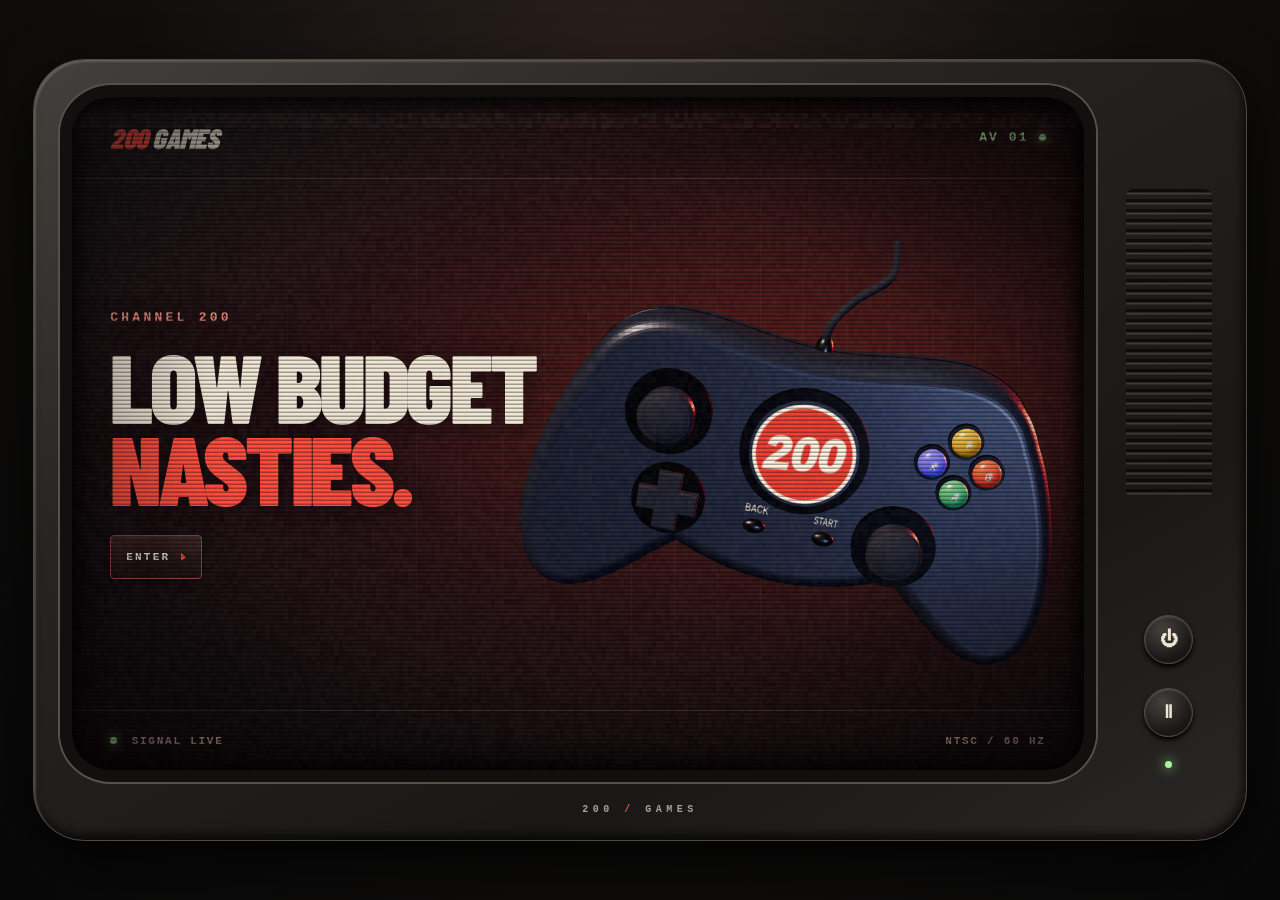
<file: index.html>
<!doctype html>
<html lang="en">
<head>
  <script type="module" src="./sponsor.mjs" data-site-page="home"></script>
<meta charset="utf-8">
<meta name="viewport" content="width=device-width,initial-scale=1">
<meta name="description" content="low budget nasties">
<meta name="theme-color" content="#0c0b0a">
<title>200 Games — low budget nasties</title>
<link rel="stylesheet" href="./style.css">
</head>
<body>
<main class="cabinet" aria-label="200 Games television">
  <section class="screen" aria-label="Channel 200">
    <div class="grid" aria-hidden="true"></div>
    <header><span class="mark">200<span> GAMES</span></span><span class="channel">AV 01 <i></i></span></header>
    <div class="hero">
      <div class="copy">
        <p class="eyebrow">CHANNEL 200</p>
        <h1>LOW BUDGET<br><em>NASTIES.</em></h1>
        <a class="enter-link" href="./games/">Enter</a>
      </div>
      <div class="product" role="img" aria-label="Black retro game controller with a red and white 200 sticker">
        <img class="poster" src="./assets/controller.webp" alt="">
        <canvas id="controller"></canvas>
      </div>
    </div>
    <footer><span><i></i> <span id="signal">SIGNAL LIVE</span></span><span>NTSC / 60 HZ</span></footer>
    <canvas id="snow" aria-hidden="true"></canvas><div class="glass" aria-hidden="true"></div>
    <div class="standby" hidden>STANDBY</div>
  </section>
  <aside class="controls" aria-label="Television controls">
    <div class="vents" aria-hidden="true"></div>
    <button type="button" id="power" aria-label="TV power" aria-pressed="true">⏻</button>
    <button type="button" id="motion" aria-label="Animate controller and static" aria-pressed="true">Ⅱ</button>
    <span class="lamp" aria-hidden="true"></span>
  </aside>
  <div class="plate" aria-hidden="true">200<span> / </span>GAMES</div>
</main>
<script defer src="./site.js"></script>
</body>
</html>
</file>
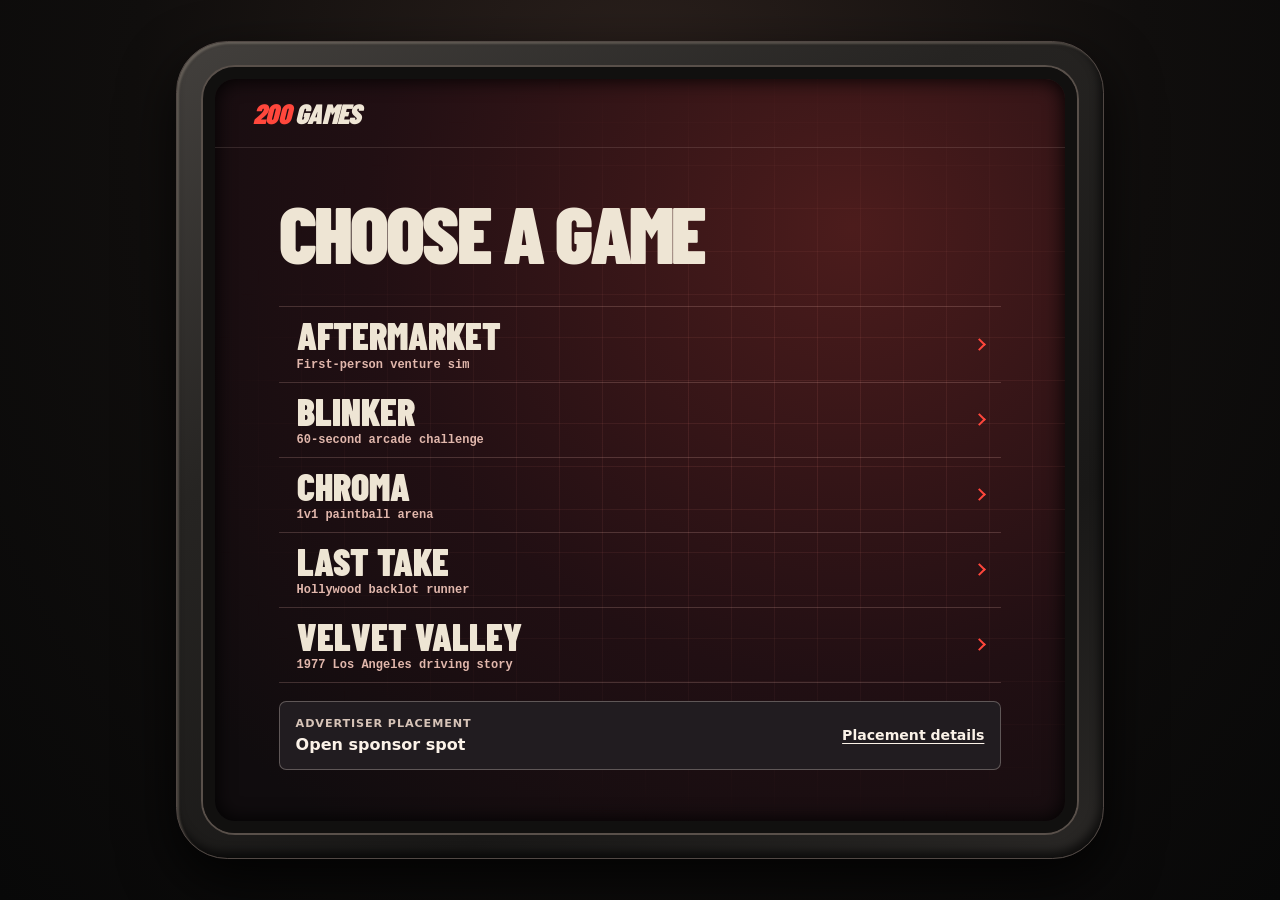
<file: games/index.html>
<!doctype html>
<html lang="en">
<head>
  <script type="module" src="../sponsor.mjs" data-site-page="directory"></script>
  <link rel="stylesheet" href="../sponsor.css">
  <meta charset="utf-8">
  <meta name="viewport" content="width=device-width,initial-scale=1">
  <meta name="description" content="Play the browser games from 200 Games.">
  <meta name="theme-color" content="#0c0b0a">
  <title>Choose a game — 200 Games</title>
  <link rel="stylesheet" href="../style.css">
  <link rel="stylesheet" href="./catalog.css">
</head>
<body>
  <main class="cabinet catalog">
    <div class="screen">
      <div class="grid" aria-hidden="true"></div>
      <header class="catalog-header">
        <a class="mark" href="../" aria-label="200 Games home">200<span> GAMES</span></a>
      </header>
      <div class="catalog-content">
        <h1>Choose a game</h1>
        <ul class="game-list">
          <li><a href="./aftermarket/"><strong>AFTERMARKET</strong><span>First-person venture sim</span></a></li>
          <li><a href="./blinker/"><strong>BLINKER</strong><span>60-second arcade challenge</span></a></li>
          <li><a href="./chroma/"><strong>CHROMA</strong><span>1v1 paintball arena</span></a></li>
          <li><a href="./last-take/"><strong>Last Take</strong><span>Hollywood backlot runner</span></a></li>
          <li><a href="./velvet-valley/"><strong>Velvet Valley</strong><span>1977 Los Angeles driving story</span></a></li>
        </ul>
        <aside class="sponsor-strip" aria-label="Sponsorship">
          <div><span class="sponsor-label" data-sponsor-label>Advertiser placement</span>
            <strong class="sponsor-title" data-sponsor-title>Open sponsor spot</strong></div>
          <a class="sponsor-cta" data-sponsor-cta href="../sponsorship.html">Placement details</a>
        </aside>
      </div>
    </div>
  </main>
</body>
</html>
</file>
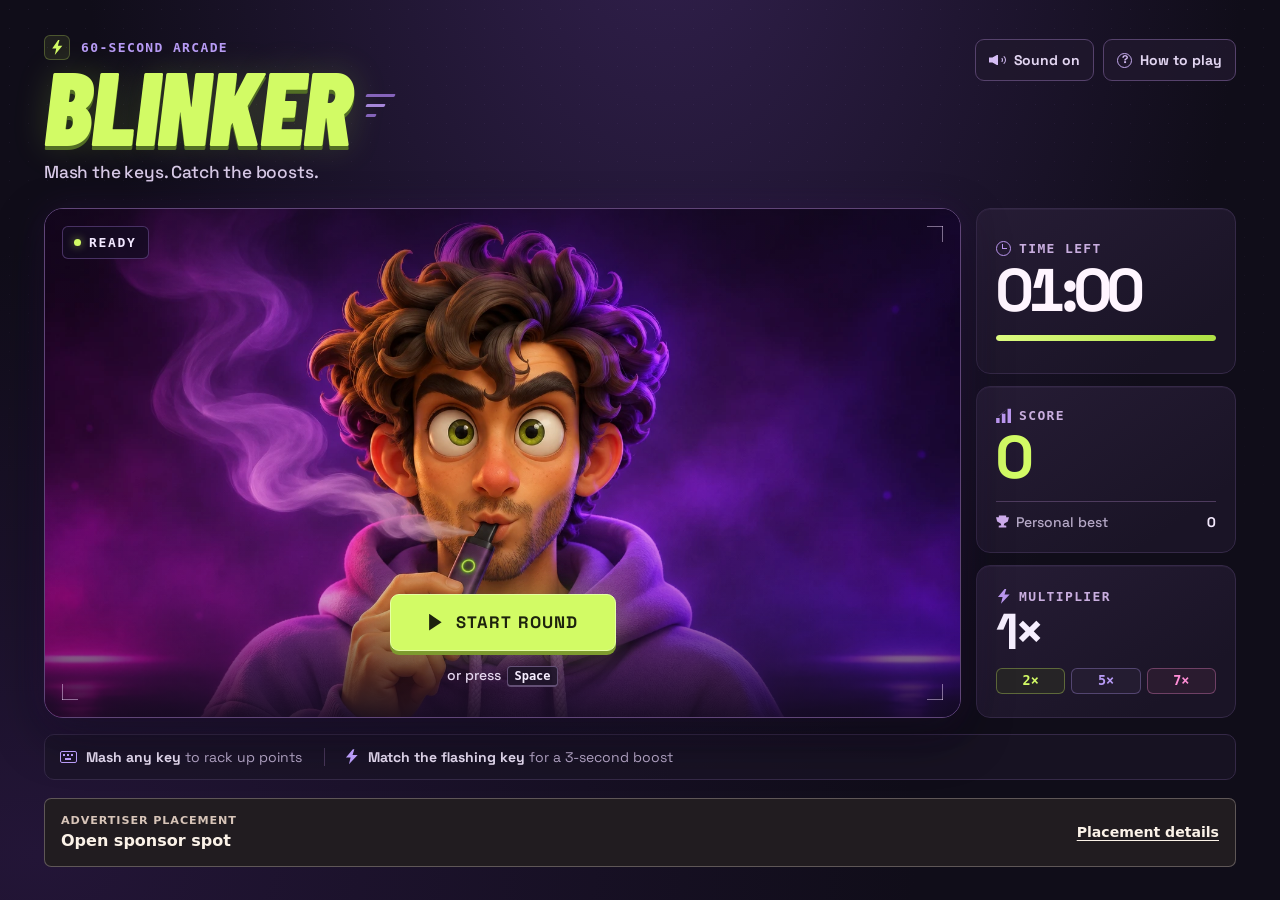
<file: games/blinker/index.html>
<!doctype html>
<html lang="en">
<head>
  <script type="module" src="../../sponsor.mjs" data-site-page="blinker"></script>
  <link rel="stylesheet" href="../../sponsor.css">
  <meta charset="utf-8">
  <meta name="viewport" content="width=device-width, initial-scale=1">
  <meta name="theme-color" content="#100d19">
  <meta name="description" content="Mash your keyboard in BLINKER, a 60-second arcade game with flashing multiplier keys.">
  <title>BLINKER — 60-Second Arcade</title>
  <link rel="preload" href="assets/barlow-condensed-black-italic.woff2" as="font" type="font/woff2" crossorigin>
  <link rel="stylesheet" href="styles.css">
  <script src="effects.js" defer></script>
  <script src="interface.js" defer></script>
  <script src="game.js" defer></script>
</head>
<body>
  <main id="game" class="game" data-phase="ready" tabindex="-1">
    <header class="masthead">
      <div class="masthead-copy">
        <div class="eyebrow"><span class="brand-mark" aria-hidden="true"><i class="icon icon-bolt"></i></span> 60-SECOND ARCADE</div>
        <h1>BLINKER<span class="title-sparks" aria-hidden="true"><i></i><i></i><i></i></span></h1>
        <p>Mash the keys. Catch the boosts.</p>
      </div>
      <div class="utility">
        <button class="utility-button" type="button" id="sound-toggle" aria-pressed="true">
          <i class="audio-icon" aria-hidden="true"><span></span></i><span class="sound-label">Sound on</span>
        </button>
        <button class="utility-button" type="button" id="help-button">
          <i class="question-icon" aria-hidden="true">?</i> How to play
        </button>
      </div>
    </header>

    <div class="console">
      <section id="stage" class="stage" aria-label="Animated game scene">
        <div id="portrait-motion" class="portrait-motion">
          <img id="portrait" class="portrait" src="assets/blinker-portrait.webp" width="1536" height="1024" fetchpriority="high" alt="A wide-eyed cartoon adult in a purple hoodie holds a glowing dab pen to his lips.">
        </div>
        <div class="stage-shade" aria-hidden="true"></div>
        <canvas id="effects-canvas" class="effects-canvas" aria-hidden="true"></canvas>
        <div class="stage-status">
          <span class="status-dot" aria-hidden="true"></span><span id="stage-status">READY</span>
        </div>
        <div class="viewfinder" aria-hidden="true"></div>

        <div class="start-overlay">
          <button class="action-button" type="button" id="start-button"><i class="icon icon-play" aria-hidden="true"></i> Start round</button>
          <p class="space-hint">or press <kbd>Space</kbd></p>
        </div>

        <div class="bonus-prompt" id="bonus-prompt" hidden>
          <div class="bonus-caption"><i class="icon icon-bolt" aria-hidden="true"></i><span id="bonus-caption">BONUS KEY</span></div>
          <button type="button" id="bonus-key" class="bonus-key" aria-label="Bonus key"></button>
          <span class="bonus-tier"><strong id="bonus-value"></strong> BOOST</span>
          <div class="bonus-track" aria-hidden="true"><span></span></div>
        </div>

        <div class="tap-control">
          <button class="action-button" id="tap-button" type="button"><i class="icon icon-bolt" aria-hidden="true"></i> Tap to score</button>
        </div>

        <div class="result-overlay" aria-label="Round results">
          <div class="result-readout">
            <p class="result-title">TIME’S UP!</p>
            <p><strong id="result-score">0</strong> <span>POINTS</span><span class="result-divider"></span><strong id="result-presses">0</strong> <span>PRESSES</span></p>
          </div>
          <button class="action-button" type="button" id="replay-button"><i class="icon icon-replay" aria-hidden="true">↻</i> Play again</button>
        </div>
      </section>

      <aside class="hud" aria-label="Scoreboard">
        <section class="hud-card timer-card" aria-labelledby="timer-heading">
          <h2 class="hud-heading" id="timer-heading"><i class="icon icon-clock" aria-hidden="true"></i> TIME LEFT</h2>
          <p id="timer" class="timer-value" role="timer">01:00</p>
          <div id="timer-progress" class="timer-progress" role="progressbar" aria-label="Seconds remaining" aria-valuemin="0" aria-valuemax="60" aria-valuenow="60"><span></span></div>
        </section>

        <section class="hud-card score-card" aria-labelledby="score-heading">
          <div class="score-main">
            <h2 class="hud-heading" id="score-heading"><i class="icon icon-score" aria-hidden="true"></i> SCORE</h2>
            <p id="score" class="score-value">0</p>
          </div>
          <div class="best-row">
            <span><i class="icon icon-trophy" aria-hidden="true"></i> Personal best</span>
            <strong id="best-score">0</strong>
          </div>
        </section>

        <section class="hud-card boost-card" aria-labelledby="multiplier-heading">
          <h2 class="hud-heading" id="multiplier-heading"><i class="icon icon-bolt" aria-hidden="true"></i> MULTIPLIER</h2>
          <div class="boost-readout"><strong id="multiplier">1×</strong><span id="multiplier-time" hidden></span></div>
          <div class="boost-tiers" aria-label="Available boosts">
            <span class="tier tier-two" data-tier="2">2×</span>
            <span class="tier tier-five" data-tier="5">5×</span>
            <span class="tier tier-seven" data-tier="7">7×</span>
          </div>
        </section>
      </aside>
    </div>

    <footer class="game-footer" aria-label="Quick controls">
      <div class="footer-rule"><i class="icon icon-keyboard" aria-hidden="true"></i><span><strong class="keyboard-copy">Mash any key</strong><strong class="touch-copy">Tap to score</strong> <span class="rule-detail">to rack up points</span></span></div>
      <div class="footer-rule"><i class="icon icon-bolt" aria-hidden="true"></i><span><strong>Match the flashing key</strong> <span class="rule-detail">for a 3-second boost</span></span></div>
    </footer>
        <aside class="sponsor-strip" aria-label="Sponsorship">
          <div><span class="sponsor-label" data-sponsor-label>Advertiser placement</span>
            <strong class="sponsor-title" data-sponsor-title>Open sponsor spot</strong></div>
          <a class="sponsor-cta" data-sponsor-cta href="../../sponsorship.html">Placement details</a>
        </aside>
  </main>

  <dialog id="help-dialog" class="help-dialog" aria-labelledby="help-title">
    <div class="dialog-top">
      <h2 id="help-title">How to play</h2>
      <button id="close-help" class="dialog-close" type="button" aria-label="Close instructions" autofocus>×</button>
    </div>
    <ol>
      <li>Start the round and press keys as fast as you can for one minute. Each separate press scores a point.</li>
      <li>A random bonus key flashes for 2 seconds. Match it to score 2×, 5×, or 7× points for the next 3 seconds.</li>
      <li>On a touchscreen, use <strong>Tap to score</strong> and tap the bonus key when it appears.</li>
    </ol>
  </dialog>
</body>
</html>
</file>
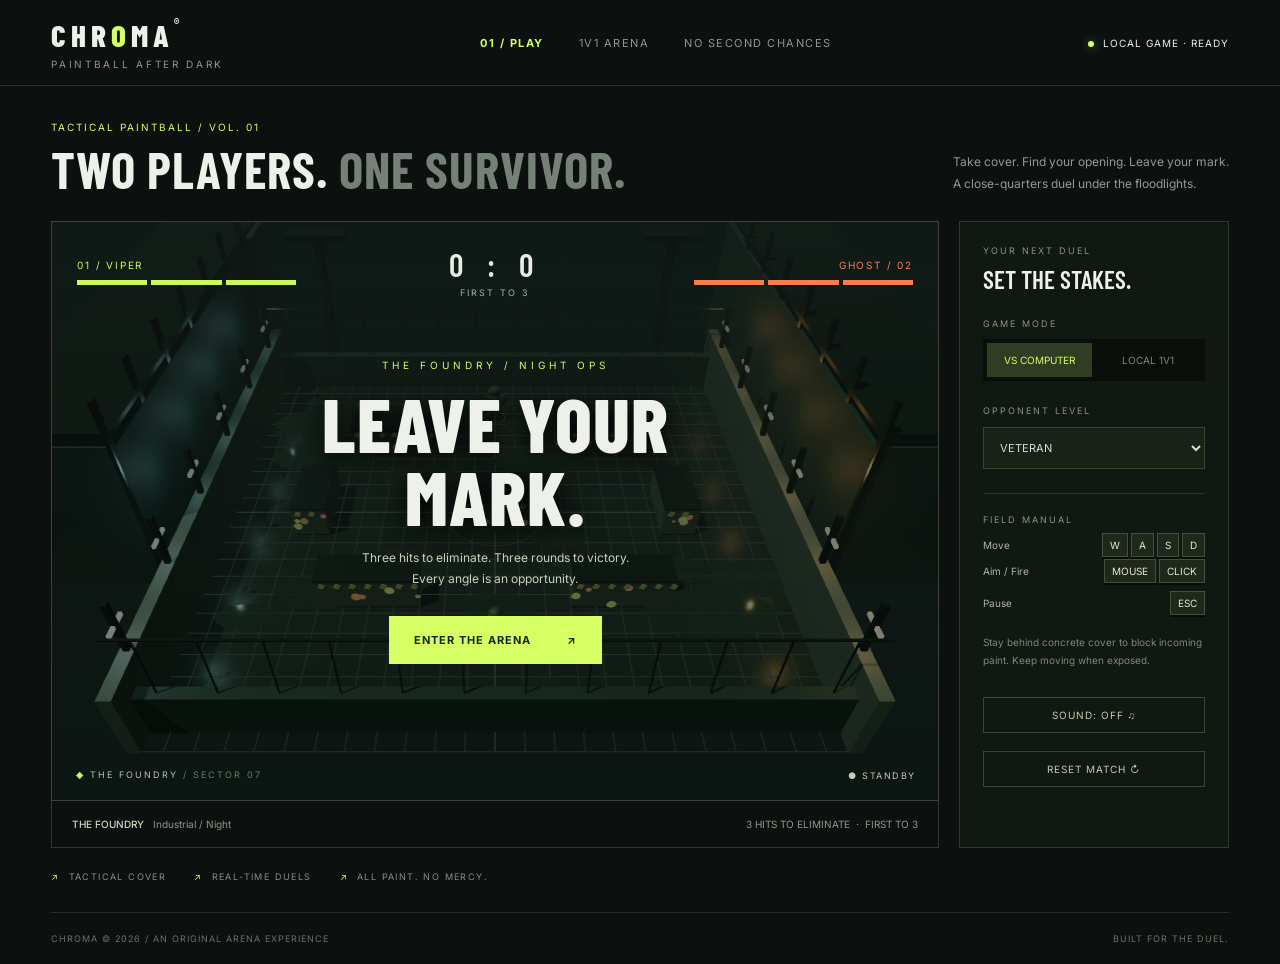
<file: games/chroma/index.html>
<!doctype html><html lang="en"><head>
  <script type="module" src="../../sponsor.mjs" data-site-page="chroma"></script><meta charset="utf-8"><meta name="viewport" content="width=device-width,initial-scale=1"><title>CHROMA / Paintball After Dark</title><style>
@import url('https://fonts.googleapis.com/css2?family=Barlow+Condensed:wght@500;600;700;800&family=Inter:wght@400;500;600;700&display=swap');
:root{--lime:#d5ff62;--muted:#86918e}*{box-sizing:border-box}body{margin:0;background:#0c1110;color:#edf1e9;font:13px Inter,Arial,sans-serif}button,select{font:inherit}button{cursor:pointer}header{height:86px;border-bottom:1px solid #29312a;display:flex;align-items:center;justify-content:space-between;padding:0 4%}.brand{font:800 31px 'Barlow Condensed',sans-serif;letter-spacing:5px}.brand em{color:var(--lime);font-style:normal}.subbrand{font:10px Inter;letter-spacing:2.7px;color:#8d988c;margin-top:5px}nav{display:flex;gap:35px;color:#8d988c;font-size:11px;letter-spacing:1.5px}nav b{color:var(--lime)}.online{font-size:10px;letter-spacing:1px}.online i{display:inline-block;background:var(--lime);width:6px;height:6px;border-radius:50%;margin-right:9px;box-shadow:0 0 10px #d5ff6266}main{max-width:1600px;margin:auto;padding:35px 4% 20px}.intro{display:flex;justify-content:space-between;align-items:end;margin-bottom:27px}.eyebrow{font-size:10px;letter-spacing:2px;color:var(--lime)}h1{font:700 clamp(36px,4vw,58px)/1 'Barlow Condensed';letter-spacing:1px;margin:10px 0 0}h1 span{color:#758076}.intro p{color:#919b91;font-size:12px;line-height:1.8;max-width:310px;margin:0}.layout{display:grid;grid-template-columns:minmax(0,1fr) 270px;gap:20px}.arena{height:580px;position:relative;overflow:hidden;border:1px solid #3b4439;background:#151b18}canvas{display:block;width:100%;height:100%;touch-action:none}.hud{position:absolute;top:23px;left:25px;right:25px;display:flex;align-items:center;justify-content:space-between;pointer-events:none}.fighter{width:28%}.fighter.right{text-align:right}.name{font-size:10px;letter-spacing:1.8px}.hp{display:flex;gap:4px;margin-top:9px}.right .hp{justify-content:flex-end}.hp i{height:5px;width:30%;background:var(--lime)}.right .hp i{background:#ff814f}.hp i.off{background:#ffffff1a}.score{font:600 32px 'Barlow Condensed';letter-spacing:9px;text-align:center}.score small{display:block;font:9px Inter;letter-spacing:2px;color:#b3b7a9;margin-top:4px}.arena-tag{position:absolute;bottom:20px;left:24px;font-size:9px;letter-spacing:2px;color:#b9c2b0}.arena-tag b{color:var(--lime)}.live{position:absolute;bottom:19px;right:22px;color:#c6caba;font-size:9px;letter-spacing:1.5px}.overlay{position:absolute;inset:0;display:flex;align-items:center;justify-content:center;text-align:center;background:linear-gradient(transparent,#050b0655);pointer-events:none}.overlay.hidden{display:none}.overlay .panel{pointer-events:auto}.roundtag{color:var(--lime);letter-spacing:4px;font-size:10px}.overlay h2{font:800 clamp(45px,6vw,80px)/.95 'Barlow Condensed';letter-spacing:1px;margin:15px 0;text-shadow:0 4px 24px #000}.overlay p{font-size:12px;color:#ced0c0;line-height:1.8}.primary{background:var(--lime);border:0;color:#1c2510;font-weight:700;padding:17px 25px;letter-spacing:1px;font-size:11px;margin-top:14px}.primary:hover{background:#eaffae;box-shadow:0 0 24px #d5ff6233}.primary span{margin-left:32px}.side{border:1px solid #30382d;background:#111711;padding:23px}.section-label{font-size:9px;letter-spacing:2px;color:#899781}.side h3{font:600 25px 'Barlow Condensed';margin:8px 0 24px}.mode{display:flex;background:#090e09;padding:4px;gap:3px;margin:10px 0 20px}.mode button{background:none;border:0;color:#7c8878;flex:1;padding:11px 0;font-size:10px}.mode button.active{background:#303d22;color:var(--lime)}select{width:100%;background:#1a2218;border:1px solid #394231;color:#d6decd;padding:12px;margin:10px 0 24px;font-size:11px}.rule{border-top:1px solid #2a3325;padding-top:20px}.control{display:flex;align-items:center;justify-content:space-between;margin:14px 0;color:#adb5a6;font-size:10px}kbd{font:10px Inter;border:1px solid #43503c;background:#20281c;color:#e0e6d7;padding:5px 7px;box-shadow:0 2px #060906}.note{font-size:10px;color:#7e8a75;line-height:1.8;margin-top:18px}.textbtn{background:none;border:1px solid #3a4631;color:#c2cbb6;padding:11px;width:100%;font-size:10px;letter-spacing:1px;margin-top:18px}.bottom{display:flex;justify-content:space-between;border:1px solid #30382d;border-top:0;padding:17px 20px;font-size:10px;color:#8e9985}.bottom b{color:#d0d8c5;font-weight:500}.features{display:flex;gap:28px;margin-top:23px;font-size:9px;letter-spacing:1.4px;color:#87917c}.features span:before{content:'↗';color:var(--lime);margin-right:9px}footer{display:flex;justify-content:space-between;margin-top:30px;padding-top:20px;border-top:1px solid #252e22;color:#687461;font-size:9px;letter-spacing:1px}.touch{display:none;position:absolute;bottom:50px;left:15px;right:15px;justify-content:space-between}.touch button{background:#1e2a22bb;border:1px solid #7c8c62;color:#d5ff62;padding:13px}.touch .arrows{display:grid;grid-template-columns:repeat(3,35px);gap:3px}.touch .arrows button{padding:8px}.touch .arrows button:first-child{grid-column:2}.touch .arrows button:nth-child(2){grid-column:1}@media(max-width:900px){nav{display:none}.layout{grid-template-columns:1fr}.side{display:grid;grid-template-columns:1fr 1fr;gap:10px 25px}.side h3{margin-bottom:5px}.rule{border:0;padding:0}.arena{height:550px}.intro p{display:none}.online{font-size:8px}}@media(pointer:coarse){.touch{display:flex}}@media(max-width:500px){header{height:70px}.brand{font-size:25px}.arena{height:500px}.hud{left:15px;right:15px}.side{display:block}.intro{margin-bottom:20px}main{padding-top:25px}.features{gap:12px;font-size:7px}.bottom{font-size:8px;padding:14px 10px}footer{font-size:7px}.score{font-size:25px}}
</style></head><body><header><div><div class="brand">CHR<em>O</em>MA<span style="font-size:12px;vertical-align:top;letter-spacing:0">®</span></div><div class="subbrand">PAINTBALL AFTER DARK</div></div><nav><b>01 / PLAY</b><span>1V1 ARENA</span><span>NO SECOND CHANCES</span></nav><div class="online"><i></i>LOCAL GAME · READY</div></header><main><div class="intro"><div><div class="eyebrow">TACTICAL PAINTBALL / VOL. 01</div><h1>TWO PLAYERS. <span>ONE SURVIVOR.</span></h1></div><p>Take cover. Find your opening. Leave your mark.<br>A close-quarters duel under the floodlights.</p></div><div class="layout"><div><div class="arena" id="arena"><canvas id="game" aria-label="3D paintball arena"></canvas><div class="hud"><div class="fighter"><div class="name" style="color:var(--lime)">01 / VIPER</div><div class="hp" id="hp1"></div></div><div class="score"><span id="score">0 : 0</span><small id="round">FIRST TO 3</small></div><div class="fighter right"><div class="name" style="color:#ff814f">GHOST / 02</div><div class="hp" id="hp2"></div></div></div><div class="overlay" id="overlay"><div class="panel"><div class="roundtag" id="tag">THE FOUNDRY / NIGHT OPS</div><h2 id="headline">LEAVE YOUR<br>MARK.</h2><p id="message">Three hits to eliminate. Three rounds to victory.<br>Every angle is an opportunity.</p><button class="primary" id="start">ENTER THE ARENA <span>↗</span></button></div></div><div class="arena-tag"><b>◈</b> THE FOUNDRY <span style="color:#6e7b65">/ SECTOR 07</span></div><div class="live" id="status">● STANDBY</div><div class="touch"><div class="arrows"><button data-key="w">↑</button><button data-key="a">←</button><button data-key="s">↓</button><button data-key="d">→</button></div><button id="touchfire">FIRE</button></div></div><div class="bottom"><span><b>THE FOUNDRY</b> &nbsp; Industrial / Night</span><span>3 HITS TO ELIMINATE &nbsp;·&nbsp; FIRST TO 3</span></div></div><aside class="side"><div><div class="section-label">YOUR NEXT DUEL</div><h3>SET THE STAKES.</h3><div class="section-label">GAME MODE</div><div class="mode"><button id="ai" class="active">VS COMPUTER</button><button id="local">LOCAL 1V1</button></div><label class="section-label" for="difficulty">OPPONENT LEVEL</label><select id="difficulty"><option value="0">RECRUIT</option><option value="1" selected>VETERAN</option><option value="2">ELITE</option></select></div><div class="rule"><div class="section-label">FIELD MANUAL</div><div class="control"><span>Move</span><span><kbd>W</kbd> <kbd>A</kbd> <kbd>S</kbd> <kbd>D</kbd></span></div><div class="control"><span>Aim / Fire</span><span><kbd>MOUSE</kbd> <kbd>CLICK</kbd></span></div><div class="control"><span>Pause</span><kbd>ESC</kbd></div><p class="note" id="help">Stay behind concrete cover to block incoming paint. Keep moving when exposed.</p><button class="textbtn" id="sound">SOUND: OFF ♫</button><button class="textbtn" id="restart">RESET MATCH ↻</button></div></aside></div><div class="features"><span>TACTICAL COVER</span><span>REAL-TIME DUELS</span><span>ALL PAINT. NO MERCY.</span></div><footer><span>CHROMA © 2026 / AN ORIGINAL ARENA EXPERIENCE</span><span>BUILT FOR THE DUEL.</span></footer></main><script type="module" src="game.js"></script></body></html>
</file>
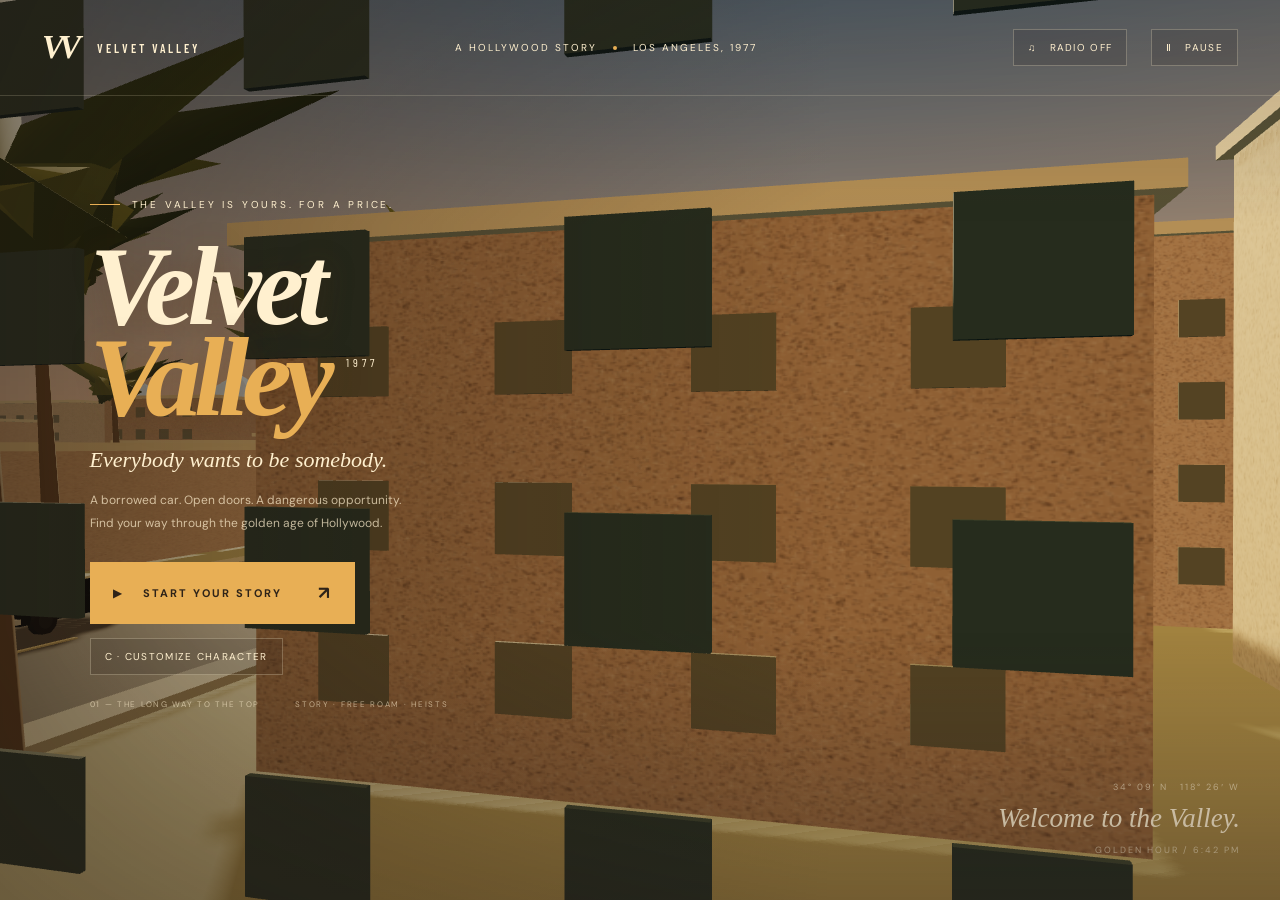
<file: games/velvet-valley/index.html>
<!DOCTYPE html><html lang="en"><head>
  <script type="module" src="../../sponsor.mjs" data-site-page="velvet-valley"></script><meta charset="utf-8"><meta name="viewport" content="width=device-width,initial-scale=1"><title>Velvet Valley · A Hollywood Story</title><link rel="stylesheet" href="style.css"></head><body>
<div id="game"></div><div class="grain"></div>
<header><a class="brand" href="#" id="home">VV<span>VELVET VALLEY</span></a><div class="chapter">A HOLLYWOOD STORY <i></i> LOS ANGELES, 1977</div><button id="sound" class="small">♫ &nbsp; RADIO OFF</button><button id="pause" class="small">Ⅱ &nbsp; PAUSE</button></header>
<main id="menu"><div class="eyebrow"><span></span> THE VALLEY IS YOURS. FOR A PRICE.</div><h1>Velvet<br><em>Valley</em><sup>1977</sup></h1><p class="tagline">Everybody wants to be somebody.</p><p class="intro">A borrowed car. Open doors. A dangerous opportunity.<br>Find your way through the golden age of Hollywood.</p><button class="play" id="start">▶ <span>START YOUR STORY</span><b>↗</b></button><div class="menufoot"><span>01 — THE LONG WAY TO THE TOP</span><span>STORY · FREE ROAM · HEISTS</span></div></main>
<div class="scene-label" id="sceneLabel"><span>34° 09′ N &nbsp; 118° 26′ W</span><b>Welcome to the Valley.</b><span>GOLDEN HOUR / 6:42 PM</span></div>
<div id="hud" hidden><div class="mission"><span id="act">CHAPTER 01 / FIRST IMPRESSIONS</span><h2 id="missionTitle">A favor for Frankie</h2><p id="objective">Drive to the Starlight Club.</p></div><div class="wallet"><span>ELI MERCER</span><b id="cash">$ 250</b><small id="mode">1972 PALOMINO · COUPE</small></div><div class="mapwrap"><canvas id="map" width="180" height="180"></canvas><span>STUDIO CITY <b>N ↑</b></span></div><div class="speed"><b id="speed">00</b><span>MPH</span><small id="distance">0.0 MI TO DESTINATION</small></div><div id="prompt"></div><div class="controls"><span><kbd>W A S D</kbd> MOVE / DRIVE</span><span><kbd>F</kbd> ENTER / EXIT</span><span><kbd>E</kbd> INTERACT</span><span><kbd>C</kbd> CUSTOMIZE</span><span><kbd>ESC</kbd> PAUSE</span></div></div>
<div id="dialog" hidden><span id="speaker">FRANKIE BELL</span><h2 id="dialogTitle"></h2><p id="line"></p><button id="next" class="play">CONTINUE <b>→</b></button></div><div id="pausepanel" hidden><span class="eyebrow">TAKE A BREATHER</span><h2>The night can wait.</h2><p>Your story is saved in this browser.</p><button id="resume" class="play">▶ RESUME STORY</button><button id="restart" class="small">RESTART STORY</button></div><div id="toast"></div><div class="mobile"><button data-key="w">↑</button><button data-key="a">←</button><button data-key="s">↓</button><button data-key="d">→</button><button id="touchE">E</button></div><script type="module" src="game.js"></script></body></html>
</file>
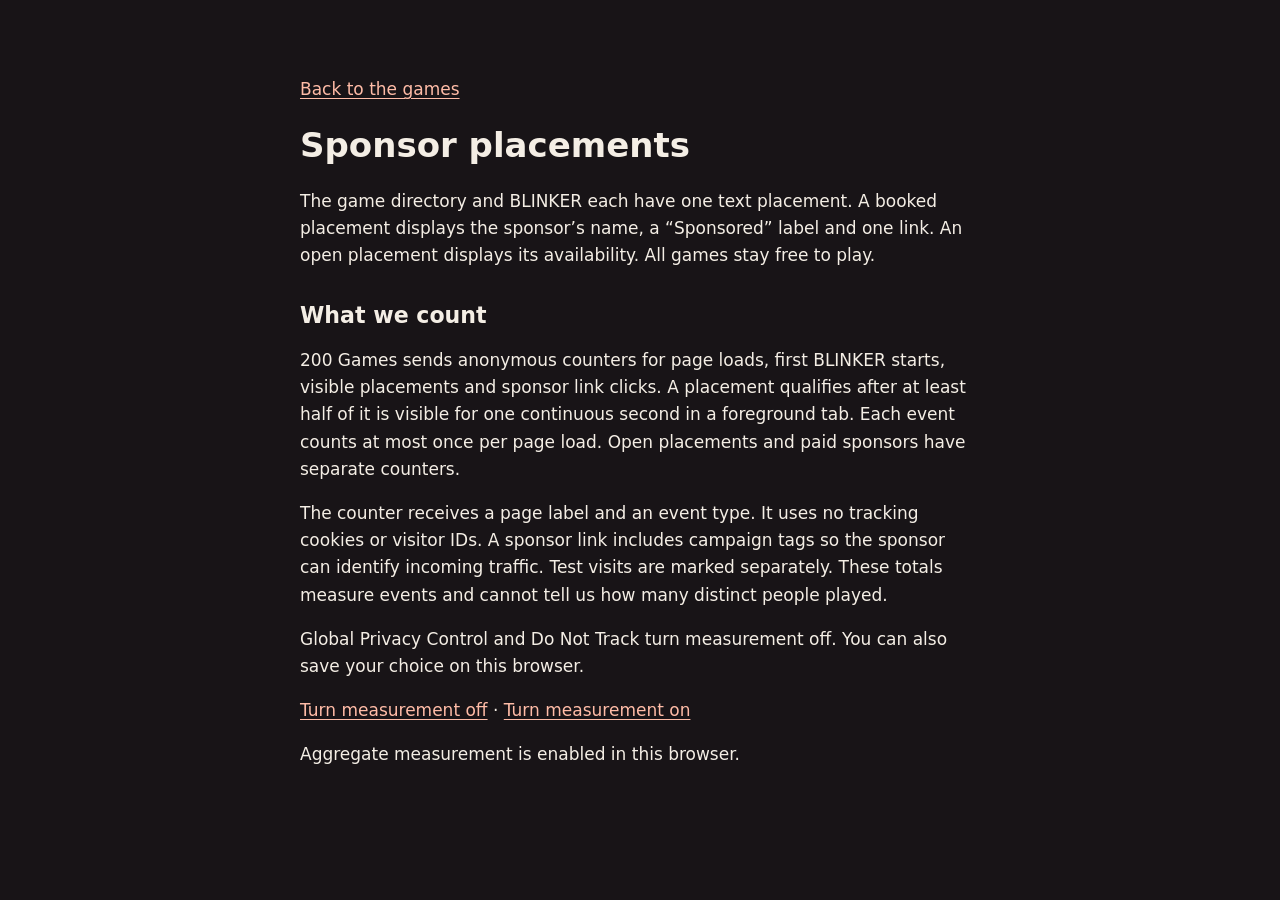
<file: sponsorship.html>
<!doctype html>
<html lang="en">
<head>
  <meta charset="utf-8">
  <meta name="viewport" content="width=device-width,initial-scale=1">
  <title>Sponsor placements and measurement · 200 Games</title>
  <script type="module" src="./sponsor.mjs"></script>
  <style>
    :root { color-scheme: dark; font: 17px/1.6 system-ui,sans-serif; color: #f4eee5; background: #181417; }
    main { max-width: 40rem; margin: auto; padding: clamp(1rem, 7vw, 4rem) 1.25rem; }
    h1, h2 { line-height: 1.15; } h2 { margin-top: 2rem; font-size: 1.3rem; }
    a { color: #ffbca7; text-underline-offset: .2em; }
    a:focus-visible { outline: 2px solid currentColor; outline-offset: 3px; }
  </style>
</head>
<body><main>
  <nav aria-label="Site"><a href="./games/">Back to the games</a></nav>
  <h1>Sponsor placements</h1>
  <p>The game directory and BLINKER each have one text placement. A booked placement displays the sponsor’s name, a “Sponsored” label and one link. An open placement displays its availability. All games stay free to play.</p>
  <h2 id="measurement">What we count</h2>
  <p>200 Games sends anonymous counters for page loads, first BLINKER starts, visible placements and sponsor link clicks. A placement qualifies after at least half of it is visible for one continuous second in a foreground tab. Each event counts at most once per page load. Open placements and paid sponsors have separate counters.</p>
  <p>The counter receives a page label and an event type. It uses no tracking cookies or visitor IDs. A sponsor link includes campaign tags so the sponsor can identify incoming traffic. Test visits are marked separately. These totals measure events and cannot tell us how many distinct people played.</p>
  <p>Global Privacy Control and Do Not Track turn measurement off. You can also save your choice on this browser.</p>
  <p><a href="?nvos_analytics=off#measurement">Turn measurement off</a> · <a href="?nvos_analytics=on#measurement">Turn measurement on</a></p>
  <p id="measurement-state" role="status"></p>
</main></body>
</html>
</file>
<file: style.css>
@font-face{font-family:Barlow;src:url("./assets/display.woff2") format("woff2");font-weight:900;font-display:swap}
:root{color-scheme:dark;--ink:#eee5d4;--red:#ff473c;--mono:"Courier New",monospace}
*{box-sizing:border-box}
body{margin:0;min-height:100svh;display:grid;place-items:center;padding:clamp(9px,2.6vw,46px);background:radial-gradient(ellipse at 50% 14%,#2c211d,#100e0d 56%,#080808);color:var(--ink);font:700 13px var(--mono)}
.cabinet{width:min(1550px,100%);padding:clamp(12px,2vw,30px);display:grid;grid-template-columns:minmax(0,1fr) clamp(44px,8vw,105px);gap:clamp(10px,1.7vw,26px);border-radius:clamp(24px,4vw,58px);background:linear-gradient(150deg,#43403d,#262422 34%,#191817 72%,#2a2826);border:1px solid #514844;box-shadow:inset 2px 2px 2px #d6c6b340,inset -3px -6px 10px #000a,0 22px 55px #000c}
.screen{isolation:isolate;position:relative;min-width:0;min-height:min(75svh,830px);overflow:hidden;display:flex;flex-direction:column;justify-content:space-between;border:clamp(5px,1vw,14px) solid #11100f;border-radius:5% / 7%;box-shadow:0 0 0 2px #59504a,inset 0 0 20px #000;background:radial-gradient(ellipse at 69% 44%,#5b1c19,#250f12 47%,#100c0e 80%)}
header,footer{position:relative;z-index:2;display:flex;justify-content:space-between;align-items:center;padding:clamp(13px,2.6vh,29px) clamp(16px,3vw,48px);letter-spacing:.16em}
header{border-bottom:1px solid #f0cfc822}footer{border-top:1px solid #f0cfc822;color:#d6a59d;font-size:11px}
.mark{font:italic 900 28px Barlow,Impact,sans-serif;color:var(--red);letter-spacing:-.025em}.mark span{color:var(--ink)}
.channel{display:flex;align-items:center;gap:10px;color:#aef0a5}
i,.lamp{display:inline-block;width:7px;height:7px;border-radius:50%;background:#aef0a5;box-shadow:0 0 12px #9eff82}
footer i{margin-right:6px}
.hero{position:relative;flex:1;min-height:clamp(360px,59svh,660px);display:grid;align-items:center;padding:clamp(16px,3vw,48px)}
.copy{position:relative;z-index:1;pointer-events:none;text-shadow:0 3px 24px #10080bcc}
.eyebrow{color:#f68c80;letter-spacing:.25em;margin:0 0 20px}
h1{font:900 clamp(44px,7.6vw,145px)/.84 Barlow,Impact,"Arial Black",sans-serif;letter-spacing:-.035em;margin:0}
h1 em{color:var(--red);font-style:normal}
.enter-link{
  display:inline-flex;
  align-items:center;
  gap:11px;
  min-height:44px;
  margin-top:clamp(16px,3vh,30px);
  padding:0 15px;
  border:1px solid #a14943;
  border-radius:4px;
  background:linear-gradient(#392423,#1b1011);
  box-shadow:inset 0 1px #ffe0cb20,0 3px 7px #10080b99;
  color:var(--ink);
  font-size:11px;
  letter-spacing:.2em;
  text-decoration:none;
  text-transform:uppercase;
  pointer-events:auto;
}
.enter-link::after{
  content:"";
  border:4px solid transparent;
  border-right:0;
  border-left:5px solid var(--red);
}
.enter-link:hover,.enter-link:focus-visible{
  border-color:var(--red);
  background:linear-gradient(#512724,#271314);
}
.enter-link:focus-visible{outline:2px solid var(--ink);outline-offset:3px}
.off .enter-link{visibility:hidden}
.product{position:absolute;z-index:2;inset:-10% -2% -10% 42%;touch-action:pan-y}
.product.rendered{cursor:grab}
.product.rendered:active{cursor:grabbing}
.product canvas,.poster{width:100%;height:100%;position:absolute;inset:0;object-fit:contain}
.product.rendered .poster{visibility:hidden}
.grid{position:absolute;inset:0;background:linear-gradient(#f68c801b 1px,transparent 1px),linear-gradient(90deg,#f68c801b 1px,transparent 1px);background-size:43px 43px;mask-image:radial-gradient(ellipse at 67% 49%,black 10%,transparent 74%);pointer-events:none}
#snow,.glass{position:absolute;inset:0;width:100%;height:100%;pointer-events:none;z-index:4}
#snow{opacity:.16;mix-blend-mode:screen;image-rendering:pixelated}
.glass{background:repeating-linear-gradient(transparent 0 2px,#0005 3px 4px),radial-gradient(ellipse at center,transparent 52%,#050204ae 100%),linear-gradient(154deg,#fff1,transparent 30%);box-shadow:inset 0 0 30px #000}
.controls{display:flex;align-items:center;flex-direction:column;justify-content:flex-end;gap:clamp(12px,2vw,24px);padding:12px 3px 14px}
.vents{width:90%;flex:1;max-height:310px;margin:auto 0;background:repeating-linear-gradient(#0a0908 0 3px,#47403b 4px 5px,transparent 6px 10px);border-radius:8px;opacity:.84}
button{width:clamp(30px,4vw,49px);aspect-ratio:1;border-radius:50%;border:1px solid #524a44;color:var(--ink);background:radial-gradient(circle at 37% 29%,#44413d,#191715 68%);box-shadow:0 3px 5px #000,inset 0 1px 2px #ffffff36;cursor:pointer;font:700 18px var(--mono)}
button:hover,button:focus-visible{color:#fff;outline:1px solid var(--red);outline-offset:3px}
.plate{grid-column:1/-1;text-align:center;letter-spacing:.45em;color:#a9a09b;font-size:10px}.plate span{color:#eb544a}
.standby{position:absolute;inset:0;place-items:center;z-index:5;background:#0a0809;color:#aef0a5;letter-spacing:.22em}.standby:not([hidden]){display:grid}
.off .lamp{background:#77362d;box-shadow:none}
@media(max-width:680px){.cabinet{grid-template-columns:minmax(0,1fr);gap:12px}.controls{flex-direction:row;padding:0 8px;gap:15px}.vents{height:30px;margin:0 auto 0 0;max-width:130px}.screen{min-height:0;border-radius:7% / 4%}.hero{min-height:0;display:block;padding-top:28px}.product{position:relative;inset:auto;margin:-5px -14px -5px;aspect-ratio:1.12}h1{font-size:clamp(46px,11vw,75px)}.eyebrow{font-size:10px;margin-bottom:12px}footer{font-size:9px}}
</file>
<file: sponsor.css>
.sponsor-strip {
  position: relative;
  display: flex;
  flex-wrap: wrap;
  align-items: center;
  justify-content: space-between;
  gap: .65rem 1.25rem;
  margin-top: 1.15rem;
  padding: .85rem 1rem;
  border: 1px solid #bcaeaa66;
  border-radius: .45rem;
  color: #fbf2e8;
  background: #211c20;
  font: 600 .88rem/1.35 system-ui, sans-serif;
}
.sponsor-label, .sponsor-title { display: block; }
.sponsor-label { color: #d7c4b8; font-size: .7rem; letter-spacing: .08em; text-transform: uppercase; }
.sponsor-title { margin-top: .16rem; font-size: 1rem; }
.sponsor-cta { color: inherit; text-underline-offset: .22em; }
.sponsor-cta:focus-visible { outline: 2px solid currentColor; outline-offset: 4px; }
</file>
<file: games/catalog.css>
.catalog {
  width: min(100%, 58rem);
  grid-template-columns: minmax(0, 1fr);
}

.catalog .screen {
  min-height: 0;
  border-radius: clamp(14px, 2.5vw, 34px);
  background: radial-gradient(ellipse at 75% 20%, #4c1c1c, #210f13 54%, #100c0e 92%);
}

.catalog-header {
  padding-block: 13px;
}

.catalog-header a {
  padding-block: 4px;
  text-decoration: none;
}

.catalog-content {
  position: relative;
  padding: clamp(20px, 4vw, 52px) clamp(16px, 5vw, 64px);
}

.catalog-content h1 {
  margin-bottom: clamp(20px, 4vw, 40px);
  font-size: clamp(2.1rem, 7vw, 5rem);
  text-transform: uppercase;
}

.game-list {
  margin: 0;
  padding: 0;
  border-top: 1px solid #eebcb134;
  list-style: none;
}

.game-list a {
  display: grid;
  grid-template-columns: minmax(0, 1fr) 8px;
  align-items: center;
  gap: 4px 14px;
  padding: 10px clamp(10px, 2vw, 18px);
  border-bottom: 1px solid #eebcb134;
  color: var(--ink);
  text-decoration: none;
}

.game-list strong {
  font: 900 clamp(1.45rem, 3.5vw, 2.35rem)/.96 Barlow, Impact, sans-serif;
  text-transform: uppercase;
}

.game-list span {
  grid-column: 1;
  color: #e1b7ac;
  font-size: 12px;
}

.game-list a::after {
  grid-area: 1 / 2 / 3;
  width: 7px;
  height: 7px;
  border-top: 2px solid var(--red);
  border-right: 2px solid var(--red);
  transform: rotate(45deg);
  content: "";
}

.game-list a:hover,
.game-list a:focus-visible {
  background: #ff473c20;
}

.catalog a:focus-visible {
  outline: 2px solid var(--ink);
  outline-offset: -2px;
}
</file>
<file: games/blinker/styles.css>
@font-face {
  font-family: "Barlow Condensed";
  src: url("assets/barlow-condensed-black-italic.woff2") format("woff2");
  font-style: italic;
  font-weight: 900;
  font-display: swap;
}

@font-face {
  font-family: "Space Grotesk";
  src: url("assets/space-grotesk.woff2") format("woff2");
  font-weight: 400 700;
  font-display: swap;
}

:root {
  color-scheme: dark;
  --background: #100d19;
  --panel: #1b1528;
  --edge: #352947;
  --text: #f6efff;
  --muted: #b5a8c6;
  --lime: #d2fb65;
  --lavender: #b89bf6;
  --pink: #ff8ed6;
  --mono: ui-monospace, "Cascadia Code", Consolas, monospace;
  --display: "Barlow Condensed", Impact, sans-serif;
}

* { box-sizing: border-box; }
[hidden] { display: none !important; }

body {
  min-width: 300px;
  min-height: 100vh;
  margin: 0;
  color: var(--text);
  background:
    radial-gradient(ellipse at 52% -16%, #32204e 0, transparent 62%),
    radial-gradient(ellipse at 3% 95%, #231537 0, transparent 50%),
    var(--background);
  font-family: "Space Grotesk", system-ui, sans-serif;
}

body::before {
  position: fixed;
  inset: 0;
  background-image: radial-gradient(#a489d262 0.7px, transparent 0.8px);
  background-size: 19px 19px;
  mask-image: linear-gradient(#000 0, transparent 66%);
  pointer-events: none;
  opacity: .26;
  content: "";
}

button {
  border: 0;
  color: inherit;
  font: inherit;
  cursor: pointer;
  -webkit-tap-highlight-color: transparent;
}

button:focus-visible {
  outline: 2px solid var(--lime);
  outline-offset: 4px;
}

.game {
  position: relative;
  width: min(1192px, calc(100% - 88px));
  margin: auto;
  padding: 35px 0 26px;
  outline: none;
  --time-left: 1;
}

.masthead {
  display: flex;
  align-items: flex-start;
  justify-content: space-between;
  gap: 24px;
  margin-bottom: 25px;
}

.eyebrow,
.hud-heading,
.stage-status,
.bonus-caption,
.bonus-tier {
  font: 700 .8125rem/1 var(--mono);
  letter-spacing: .105em;
}

.eyebrow {
  display: flex;
  align-items: center;
  gap: 11px;
  color: var(--lavender);
}

.brand-mark {
  display: inline-grid;
  place-items: center;
  width: 26px;
  height: 25px;
  color: var(--lime);
  background: #d2fb6515;
  border: 1px solid #d2fb653e;
  border-radius: 6px;
}

.brand-mark .icon { width: 13px; height: 15px; }

h1 {
  position: relative;
  width: max-content;
  margin: 0 0 9px;
  color: var(--lime);
  font: italic 900 clamp(5.2rem, 8.05vw, 7.3rem)/.89 var(--display);
  letter-spacing: -.012em;
  text-shadow: 0 4px #526e25, 0 0 35px #b7ee4430;
}

.title-sparks {
  position: absolute;
  top: 37%;
  left: calc(100% + 16px);
  display: grid;
  gap: 7px;
  color: #9973d6;
  opacity: .84;
}

.title-sparks i {
  display: block;
  width: 29px;
  height: 3px;
  transform: skewX(-24deg);
  border-radius: 1px;
  background: currentColor;
}

.title-sparks i:nth-child(2) { width: 19px; color: #c09cfb; }
.title-sparks i:nth-child(3) { width: 10px; }

.masthead-copy > p {
  margin: 0;
  color: #d8c9e8;
  font-size: 1.083rem;
  font-weight: 500;
  letter-spacing: -.01em;
}

.utility {
  display: flex;
  gap: 9px;
  margin-top: 4px;
}

.utility-button {
  display: inline-flex;
  align-items: center;
  justify-content: center;
  gap: 8px;
  min-height: 42px;
  padding: 0 13px;
  border: 1px solid #56426c;
  border-radius: 9px;
  background: #20182dd9;
  color: #e2d5f1;
  font-size: .875rem;
  font-weight: 700;
  white-space: nowrap;
  transition: background .15s, border-color .15s;
}

.utility-button:hover {
  border-color: var(--lavender);
  background: #342448;
}

.question-icon {
  display: inline-grid;
  place-items: center;
  width: 15px;
  height: 15px;
  border: 1.5px solid #c4a9ed;
  border-radius: 50%;
  color: #d5bdf5;
  font: 700 .69rem/1 "Space Grotesk", sans-serif;
}

.audio-icon {
  position: relative;
  display: block;
  width: 17px;
  height: 16px;
  color: #d5bdf5;
}

.audio-icon::before {
  position: absolute;
  top: 3px;
  left: 0;
  width: 9px;
  height: 10px;
  background: currentColor;
  clip-path: polygon(0 26%, 38% 26%, 87% 0, 100% 0, 100% 100%, 87% 100%, 38% 74%, 0 74%);
  content: "";
}

.audio-icon::after,
.audio-icon span {
  position: absolute;
  right: 0;
  inset-block: 2px;
  width: 12px;
  border: 1.5px solid transparent;
  border-right-color: currentColor;
  border-radius: 50%;
  content: "";
}

.audio-icon span { inset: 5px 3px 5px auto; width: 7px; }
[aria-pressed="false"] .audio-icon { opacity: .55; }
[aria-pressed="false"] .audio-icon span { display: none; }
[aria-pressed="false"] .audio-icon::after {
  inset: 7px auto auto 0;
  width: 16px;
  height: 1.5px;
  transform: rotate(-40deg);
  border: 0;
  background: currentColor;
  content: "";
}

.console {
  display: grid;
  grid-template-columns: minmax(0, 1fr) minmax(232px, 260px);
  gap: 15px;
}

.stage {
  position: relative;
  isolation: isolate;
  min-width: 0;
  min-height: 510px;
  overflow: hidden;
  border: 1px solid #604578;
  border-radius: 19px;
  background: #170f2a;
  box-shadow: 0 18px 50px #07051070, 0 0 36px #6a33952e;
}

.portrait-motion,
.portrait,
.stage-shade,
.effects-canvas {
  position: absolute;
  inset: 0;
  display: block;
  width: 100%;
  height: 100%;
  pointer-events: none;
}

.portrait { object-fit: cover; object-position: center; }

.stage-shade {
  background:
    linear-gradient(180deg, #110b1c6b, transparent 21%),
    linear-gradient(0deg, #100a1ce0, #1d102d30 23%, transparent 45%);
  transition: opacity .35s ease;
}

[data-phase="running"] .stage-shade { opacity: .4; }

.stage-status {
  position: absolute;
  z-index: 2;
  top: 17px;
  left: 17px;
  display: flex;
  align-items: center;
  gap: 8px;
  min-height: 33px;
  padding: 0 11px;
  color: #f2e8ff;
  background: #140c22cc;
  border: 1px solid #bc8bf64f;
  border-radius: 6px;
  letter-spacing: .13em;
}

.status-dot {
  width: 7px;
  height: 7px;
  border-radius: 50%;
  background: var(--lime);
  box-shadow: 0 0 9px #d2fb6599;
}

[data-phase="running"] .status-dot,
[data-phase="ended"] .status-dot {
  background: var(--pink);
  box-shadow: 0 0 9px #ff8ed6ad;
}

.viewfinder {
  position: absolute;
  inset: 17px;
  pointer-events: none;
  color: #f3deff78;
  background:
    linear-gradient(currentColor, currentColor) right top / 16px 1px,
    linear-gradient(currentColor, currentColor) right top / 1px 16px,
    linear-gradient(currentColor, currentColor) right bottom / 16px 1px,
    linear-gradient(currentColor, currentColor) right bottom / 1px 16px,
    linear-gradient(currentColor, currentColor) left bottom / 16px 1px,
    linear-gradient(currentColor, currentColor) left bottom / 1px 16px;
  background-repeat: no-repeat;
}

.start-overlay,
.result-overlay,
.tap-control {
  position: absolute;
  right: 22px;
  bottom: 33px;
  left: 22px;
  z-index: 3;
  display: none;
  justify-items: center;
}

[data-phase="ready"] .start-overlay,
[data-phase="ended"] .result-overlay { display: grid; }

.action-button {
  display: inline-flex;
  align-items: center;
  justify-content: center;
  gap: 13px;
  min-width: 226px;
  min-height: 57px;
  padding: 8px 22px;
  border: 1px solid #e6ffa5;
  border-radius: 9px;
  background: var(--lime);
  color: #1d230d;
  box-shadow: 0 4px #7d9b2e, 0 0 32px #d7ff6641;
  font-size: 1.04rem;
  font-weight: 700;
  letter-spacing: .07em;
  text-transform: uppercase;
  touch-action: manipulation;
  transition: background .12s, transform .12s, box-shadow .12s;
}

.action-button:hover {
  background: #e0ff8d;
  transform: translateY(-2px);
  box-shadow: 0 6px #7d9b2e, 0 0 36px #d7ff665e;
}

.action-button:active {
  transform: translateY(3px);
  box-shadow: 0 1px #7d9b2e;
}

.action-button .icon { width: 16px; height: 17px; }

.space-hint {
  margin: 15px 0 0;
  color: #e4d6ee;
  font-size: .875rem;
  font-weight: 500;
}

kbd {
  margin-left: 2px;
  padding: 2px 6px;
  border: 1px solid #a689bd80;
  border-bottom-width: 2px;
  border-radius: 4px;
  background: #1f152bdb;
  color: #f6eeff;
  font: 700 .75rem var(--mono);
}

.bonus-prompt {
  --bonus-left: 1;
  --bonus-color: var(--lime);
  position: absolute;
  top: 29%;
  right: clamp(15px, 7%, 66px);
  z-index: 4;
  display: grid;
  justify-items: center;
  gap: 8px;
  min-width: 124px;
  padding: 12px 13px 10px;
  border: 1px solid color-mix(in srgb, var(--bonus-color), transparent 40%);
  border-radius: 13px;
  color: var(--bonus-color);
  background: #1b0f2de8;
  box-shadow: 0 0 30px color-mix(in srgb, var(--bonus-color), transparent 77%);
  animation: prompt-enter .16s ease-out both;
}

.bonus-prompt[data-tier="5"] { --bonus-color: var(--lavender); }
.bonus-prompt[data-tier="7"] { --bonus-color: var(--pink); }

.bonus-caption {
  display: flex;
  align-items: center;
  gap: 4px;
  font-size: .70rem;
  letter-spacing: .055em;
  white-space: nowrap;
}

.bonus-caption .icon { width: 10px; height: 12px; }

.bonus-key {
  display: grid;
  place-items: center;
  min-width: 55px;
  height: 53px;
  padding: 0 8px;
  border: 1px solid var(--bonus-color);
  border-radius: 8px;
  background: var(--bonus-color);
  color: #18101e;
  box-shadow: 0 3px color-mix(in srgb, var(--bonus-color), #111 40%);
  font: 900 2rem/1 var(--mono);
  touch-action: manipulation;
}

.bonus-prompt:not([data-matched="true"]) .bonus-key { animation: key-flash .53s ease-in-out infinite alternate; }
.bonus-tier { color: #f3e8fc; font-size: .72rem; letter-spacing: .055em; }
.bonus-tier strong { color: var(--bonus-color); }
.bonus-track { width: 100%; height: 2px; margin-top: 2px; border-radius: 2px; background: #6d5a7c; }
.bonus-track span {
  display: block;
  width: 100%;
  height: 100%;
  transform: scaleX(var(--bonus-left));
  transform-origin: left;
  border-radius: inherit;
  background: var(--bonus-color);
}

@keyframes prompt-enter {
  from { opacity: .2; transform: scale(.93); }
  to { opacity: 1; transform: scale(1); }
}

@keyframes key-flash {
  from { filter: brightness(.8); opacity: .88; }
  to { filter: brightness(1.15); opacity: 1; }
}

.result-overlay {
  bottom: 29px;
  gap: 11px;
  animation: results-enter .35s .78s both;
}

@keyframes results-enter {
  from { opacity: 0; transform: translateY(12px); }
  to { opacity: 1; transform: translateY(0); }
}

.result-readout {
  min-width: 245px;
  padding: 6px 14px 11px;
  border: 1px solid #aa7ee173;
  border-radius: 9px;
  color: #fff7ff;
  background: #1c112cdd;
  text-align: center;
}

.result-readout p { margin: 0; }
.result-readout .result-title {
  color: var(--pink);
  font: italic 900 2.45rem/1.04 var(--display);
  letter-spacing: .015em;
}

.result-readout p:last-child {
  display: flex;
  align-items: center;
  justify-content: center;
  gap: 5px;
  margin-top: 5px;
  font: 700 .73rem/1.1 var(--mono);
  letter-spacing: .035em;
}

.result-readout strong { font-size: .95rem; color: var(--lime); }
.result-divider { height: 13px; margin: 0 4px; border-left: 1px solid #8b6da5; }
.result-overlay .action-button { min-height: 49px; }

.hud {
  display: grid;
  grid-template-rows: 1fr 1fr .92fr;
  gap: 12px;
}

.hud-card {
  display: flex;
  flex-direction: column;
  justify-content: center;
  min-width: 0;
  padding: 17px 19px;
  border: 1px solid var(--edge);
  border-radius: 14px;
  background: linear-gradient(145deg, #261c35, #1a1426 80%);
  box-shadow: inset 0 1px #d7a2ff0c;
}

.hud-heading {
  display: flex;
  align-items: center;
  gap: 8px;
  margin: 0;
  color: #c9aedf;
}

.hud-heading .icon { color: #b995ed; }

.timer-value,
.score-value {
  margin: 4px 0 0;
  color: #fff5ff;
  font-size: clamp(2.65rem, 4.7vw, 4rem);
  font-weight: 700;
  line-height: 1.02;
  letter-spacing: -.085em;
  font-variant-numeric: tabular-nums;
}

.timer-value { letter-spacing: -.075em; }
.time-low .timer-value { color: var(--pink); }

.timer-progress {
  height: 6px;
  margin-top: 13px;
  overflow: hidden;
  border-radius: 9px;
  background: #3d2c50;
}

.timer-progress span {
  display: block;
  position: relative;
  width: 100%;
  height: 100%;
  transform: scaleX(var(--time-left));
  transform-origin: left;
  border-radius: inherit;
  background: linear-gradient(90deg, #ddfb80, #aee044);
  box-shadow: 0 0 9px #bbf65055;
}

.time-low .timer-progress span { background: var(--pink); }
.score-value { color: var(--lime); }

.best-row {
  display: flex;
  align-items: center;
  justify-content: space-between;
  gap: 7px;
  margin-top: 12px;
  padding-top: 11px;
  border-top: 1px solid #4e3b5e;
  color: var(--muted);
  font-size: .875rem;
  font-weight: 500;
}

.best-row span {
  display: flex;
  align-items: center;
  gap: 7px;
}

.best-row strong {
  color: #f3e8fc;
  font-variant-numeric: tabular-nums;
}

.boost-readout {
  display: flex;
  align-items: baseline;
  gap: 9px;
  margin-top: 3px;
}

.boost-readout > strong {
  font-size: clamp(2.5rem, 4vw, 3.15rem);
  line-height: 1;
  letter-spacing: -.09em;
}

#multiplier-time {
  color: var(--muted);
  font: 700 .875rem var(--mono);
}

.boost-tiers {
  display: grid;
  grid-template-columns: repeat(3, 1fr);
  gap: 6px;
  margin-top: 11px;
}

.tier {
  --tier-color: var(--lime);
  padding: 5px 0;
  border: 1px solid color-mix(in srgb, var(--tier-color), transparent 68%);
  border-radius: 6px;
  color: var(--tier-color);
  background: color-mix(in srgb, var(--tier-color) 8%, #171120);
  font: 700 .84rem/1 var(--mono);
  text-align: center;
}

.tier-five { --tier-color: var(--lavender); }
.tier-seven { --tier-color: var(--pink); }

[data-tier="2"] #multiplier { color: var(--lime); }
[data-tier="5"] #multiplier { color: var(--lavender); }
[data-tier="7"] #multiplier { color: var(--pink); }

.game[data-tier="2"] .tier-two,
.game[data-tier="5"] .tier-five,
.game[data-tier="7"] .tier-seven {
  background: var(--tier-color);
  border-color: var(--tier-color);
  color: #160f1b;
  box-shadow: 0 0 12px color-mix(in srgb, var(--tier-color), transparent 70%);
}

.game-footer {
  display: flex;
  flex-wrap: wrap;
  gap: 12px 22px;
  margin-top: 16px;
  padding: 13px 15px;
  border: 1px solid #352947;
  border-radius: 10px;
  color: #bcaccd;
  background: #1c1528ab;
  font-size: .875rem;
}

.footer-rule { display: flex; align-items: center; gap: 9px; }
.footer-rule + .footer-rule { padding-left: 19px; border-left: 1px solid #49375a; }
.footer-rule .icon { color: var(--lavender); }
.footer-rule strong { color: #eee3f9; font-weight: 700; }
.touch-copy { display: none; }

.icon { position: relative; display: inline-block; flex: none; width: 15px; height: 15px; font-style: normal; }
.icon-bolt { background: currentColor; clip-path: polygon(59% 0, 13% 56%, 44% 56%, 33% 100%, 91% 38%, 57% 38%, 69% 0); }
.icon-play { background: currentColor; clip-path: polygon(16% 1%, 94% 50%, 16% 99%); }
.icon-replay { display: inline-grid; place-items: center; font: 900 1.43rem/.7 system-ui; }
.icon-clock { border: 1.5px solid currentColor; border-radius: 50%; }
.icon-clock::after { position: absolute; top: 2px; left: 5px; width: 3.5px; height: 4px; border: solid currentColor; border-width: 0 0 1.5px 1.5px; content: ""; }
.icon-score { background: currentColor; clip-path: polygon(1% 65%, 24% 65%, 24% 100%, 1% 100%, 1% 65%, 39% 37%, 63% 37%, 63% 100%, 39% 100%, 39% 37%, 77% 4%, 100% 4%, 100% 100%, 77% 100%, 77% 4%); }
.icon-trophy { width: 13px; height: 13px; color: #ccabea; background: currentColor; clip-path: polygon(22% 3%, 78% 3%, 78% 17%, 100% 17%, 91% 49%, 64% 65%, 59% 78%, 79% 83%, 79% 96%, 21% 96%, 21% 83%, 41% 78%, 36% 65%, 9% 49%, 0 17%, 22% 17%); }
.icon-keyboard { width: 17px; height: 12px; border: 1px solid currentColor; border-radius: 2px; }
.icon-keyboard::after { position: absolute; top: 2px; left: 2px; width: 2px; height: 2px; background: currentColor; box-shadow: 4px 0, 8px 0, 2px 4px, 4px 4px, 6px 4px; content: ""; }

.help-dialog {
  width: min(448px, calc(100% - 40px));
  padding: 23px;
  border: 1px solid #916abf;
  border-radius: 15px;
  color: var(--text);
  background: #241930;
  box-shadow: 0 20px 80px #0c0619d9;
}

.help-dialog::backdrop { background: #0d0917ac; backdrop-filter: blur(4px); }
.dialog-top { display: flex; align-items: center; justify-content: space-between; gap: 16px; }
.dialog-top h2 { margin: 0; color: var(--lime); font: italic 900 2.65rem/.93 var(--display); }
.dialog-close {
  display: grid;
  place-items: center;
  width: 34px;
  height: 34px;
  border: 1px solid #644b81;
  border-radius: 8px;
  background: #352649;
  font-size: 1.5rem;
}
.help-dialog ol { margin: 20px 0 0; padding-left: 22px; color: #eee1fa; }
.help-dialog li { margin-top: 11px; padding-left: 3px; line-height: 1.5; }
.help-dialog li::marker { color: var(--lavender); font-weight: 700; }

@media (max-width: 900px) {
  .game { width: calc(100% - 48px); padding-top: 26px; }
  .console { grid-template-columns: minmax(0, 1fr) 211px; gap: 12px; }
  .stage { min-height: 470px; }
  .hud-card { padding-inline: 14px; }
  .bonus-prompt { right: 13px; }
}

@media (max-width: 690px) {
  .game { width: calc(100% - 28px); padding-top: 17px; }
  .masthead { position: relative; display: block; margin-bottom: 15px; }
  .eyebrow { height: 34px; gap: 6px; font-size: .71rem; letter-spacing: .06em; }
  .brand-mark { display: none; }
  h1 { font-size: clamp(3.8rem, 13.8vw, 5.5rem); margin-top: 5px; margin-bottom: 6px; }
  .title-sparks { left: calc(100% + 10px); gap: 5px; }
  .title-sparks i { width: 17px; height: 2px; }
  .title-sparks i:nth-child(2) { width: 12px; }
  .title-sparks i:nth-child(3) { width: 6px; }
  .masthead-copy > p { font-size: .94rem; }
  .utility { position: absolute; top: 0; right: 0; gap: 5px; margin: 0; }
  .utility-button { min-height: 34px; gap: 5px; padding: 0 7px; font-size: .75rem; }
  .utility-button .audio-icon, .question-icon { width: 13px; }
  .console { grid-template-columns: 1fr; gap: 10px; }
  .stage { min-height: clamp(320px, 89vw, 430px); border-radius: 13px; }
  .hud { grid-row: 1; grid-template-columns: repeat(3, minmax(0, 1fr)); grid-template-rows: 1fr; gap: 6px; }
  .hud-card { padding: 8px; border-radius: 9px; }
  .hud-heading { gap: 4px; font-size: .62rem; letter-spacing: .035em; }
  .hud-heading .icon { width: 11px; height: 11px; }
  .hud-heading .icon-clock::after { top: 1px; left: 3px; width: 2.5px; height: 3px; }
  .timer-value, .score-value { font-size: clamp(1.65rem, 5.8vw, 2.8rem); }
  .timer-progress { margin-top: 9px; height: 4px; }
  .boost-readout { gap: 5px; }
  .boost-readout > strong { font-size: clamp(1.5rem, 4.8vw, 2rem); }
  #multiplier-time { font-size: .68rem; }
  .best-row { gap: 2px; margin-top: 5px; padding-top: 5px; font-size: .69rem; }
  .best-row span { gap: 2px; }
  .best-row .icon { width: 8px; height: 9px; }
  .boost-tiers { gap: 3px; margin-top: 5px; }
  .tier { padding: 3px 0; font-size: .66rem; }
  .stage-status { top: 11px; left: 11px; min-height: 26px; font-size: .68rem; gap: 6px; padding-inline: 8px; }
  .viewfinder { inset: 11px; }
  .start-overlay, .tap-control { bottom: 21px; }
  .action-button { min-width: 188px; min-height: 46px; font-size: .89rem; gap: 9px; }
  .space-hint { margin-top: 10px; font-size: .8rem; }
  .bonus-prompt { top: 13%; right: 9px; min-width: 72px; gap: 5px; padding: 7px; border-radius: 8px; }
  .bonus-key { min-width: 36px; height: 37px; padding: 0 4px; font-size: 1.35rem; }
  .bonus-caption, .bonus-tier { font-size: .56rem; }
  .bonus-caption .icon { display: none; }
  .result-overlay { bottom: 20px; gap: 8px; }
  .result-readout { min-width: 196px; padding: 4px 9px 7px; }
  .result-readout .result-title { font-size: 2rem; }
  .result-overlay .action-button { min-height: 42px; }
  .game-footer { gap: 8px; margin-top: 10px; padding: 8px; font-size: .76rem; }
  .footer-rule { gap: 5px; }
  .footer-rule + .footer-rule { padding-left: 0; border: 0; }
}

@media (pointer: coarse), (max-width: 620px) {
  [data-phase="running"] .tap-control { display: grid; }
  .keyboard-copy, .space-hint { display: none; }
  .touch-copy { display: inline; }
}

@media (max-width: 370px) {
  .best-row .icon { display: none; }
}

@media (prefers-reduced-motion: reduce) {
  *, *::before, *::after {
    animation-duration: .001ms !important;
    animation-iteration-count: 1 !important;
    transition-duration: .001ms !important;
  }
}
</file>
<file: games/velvet-valley/style.css>
@import url('https://fonts.googleapis.com/css2?family=Barlow+Condensed:wght@400;500;600;700&family=DM+Sans:wght@400;500;600;700&display=swap');
:root{--cream:#fff0cf;--gold:#e8af55;--dark:#201a17}*{box-sizing:border-box}body{margin:0;background:#b77e61;color:var(--cream);font-family:'DM Sans',sans-serif;overflow:hidden}#game,canvas{display:block}#game{position:fixed;inset:0}header{position:absolute;top:0;left:0;width:100%;padding:29px 42px;display:flex;align-items:center;gap:24px;z-index:3;border-bottom:1px solid #fff2d12b}.brand{display:flex;align-items:center;gap:14px;color:var(--cream);text-decoration:none;font:bold italic 33px Georgia;letter-spacing:-5px}.brand span{font:600 12px 'Barlow Condensed';letter-spacing:3px;margin-left:7px}.chapter{margin:auto;font-size:10px;letter-spacing:2px;display:flex;align-items:center;gap:16px}.chapter i{width:4px;height:4px;border-radius:50%;background:var(--gold)}button{cursor:pointer;color:inherit;font-family:inherit}.small{border:1px solid #fff2d142;background:#201a1726;padding:11px 14px;font-size:10px;letter-spacing:1.3px}.small:hover{background:#fff0cf22}main{position:absolute;left:7%;top:22%;z-index:2}.eyebrow{font-size:10px;letter-spacing:2.8px;display:flex;align-items:center;gap:12px}.eyebrow span{height:1px;width:30px;background:var(--gold)}h1{font:italic 112px/.81 Georgia,serif;letter-spacing:-7px;margin:30px 0 24px;text-shadow:0 4px 30px #58361c44;font-weight:bold}h1 em{color:var(--gold);font-weight:bold}h1 sup{font:12px 'Barlow Condensed';letter-spacing:4px;vertical-align:top;display:inline-block;margin:23px 0 0 18px}.tagline{font:italic 22px Georgia;margin:25px 0 16px}.intro{font-size:12px;line-height:1.9;color:#fff0cfb5}.play{background:var(--gold);color:#2e2318;border:0;padding:19px 23px;display:flex;align-items:center;gap:20px;font-size:11px;font-weight:700;letter-spacing:2px;margin-top:27px;min-width:265px}.play:hover{background:#fbd18c;transform:translateY(-1px)}.play b{margin-left:auto;font-size:18px}.menufoot{display:flex;gap:35px;margin-top:24px;font-size:8px;letter-spacing:1.7px;color:#fff0cf96}.scene-label{position:absolute;right:40px;bottom:44px;display:flex;flex-direction:column;text-align:right;gap:10px}.scene-label span{font-size:9px;letter-spacing:2px;color:#fff0cfaa}.scene-label b{font:italic 27px Georgia}.grain{position:fixed;inset:0;pointer-events:none;z-index:1;background:linear-gradient(90deg,#211a13cc 0%,#25191266 31%,transparent 65%),linear-gradient(0deg,#221b1c99,transparent 30%,transparent 75%,#24201f55)}body.playing .grain{background:linear-gradient(0deg,#211a1688,transparent 25%,transparent 75%,#211a1633)}.mission{position:absolute;top:125px;left:40px;padding:20px 25px;border-left:2px solid var(--gold);background:linear-gradient(90deg,#211b19bb,transparent);max-width:400px}.mission>span,.wallet>span{font-size:9px;letter-spacing:2px;color:var(--gold)}h2{font:italic 32px Georgia;margin:10px 0}.mission p{font-size:12px;color:#fff0cfc9}.wallet{position:absolute;right:40px;top:132px;display:flex;flex-direction:column;text-align:right;gap:9px}.wallet b{font:34px 'Barlow Condensed'}.wallet small{font-size:9px;letter-spacing:2px}.mapwrap{position:absolute;bottom:65px;left:40px;background:#292a24d9;padding:6px;border:1px solid #eed2a24a}.mapwrap span{display:block;padding:8px 3px 3px;font-size:9px;letter-spacing:1.4px}.mapwrap b{float:right;color:var(--gold)}.speed{position:absolute;right:42px;bottom:90px;display:flex;align-items:baseline;gap:9px}.speed b{font:80px 'Barlow Condensed';font-weight:500}.speed span{font-size:11px;color:var(--gold)}.speed small{position:absolute;right:0;bottom:-15px;white-space:nowrap;font-size:9px;letter-spacing:1.4px}.controls{position:absolute;bottom:23px;left:0;width:100%;display:flex;justify-content:center;gap:30px;font-size:8px;letter-spacing:1px}kbd{border:1px solid #fff0cf55;padding:4px 6px;margin-right:5px;font:9px inherit}#prompt{position:absolute;bottom:120px;width:100%;text-align:center;font-size:14px;text-shadow:0 2px 8px #000}#dialog,#pausepanel{position:absolute;z-index:5;background:#241f1af2;border:1px solid #e8af5555;bottom:12%;left:50%;transform:translateX(-50%);padding:32px 40px;width:min(600px,90%);box-shadow:0 20px 100px #0008}#dialog>span{font-size:10px;letter-spacing:3px;color:var(--gold)}#dialog p,#pausepanel p{line-height:1.8;font-size:14px;color:#e1d1b9}#pausepanel{bottom:25%;text-align:center}#pausepanel .play{margin:25px auto}#toast{position:absolute;top:30%;width:100%;text-align:center;font:italic 34px Georgia;color:var(--gold);pointer-events:none}.mobile{display:none}[hidden]{display:none!important}@media(max-width:700px){header{padding:20px}.chapter,.brand span,#sound{display:none}header #pause{margin-left:auto}main{left:7%;top:22%}h1{font-size:90px}.menufoot{display:none}.scene-label{bottom:25px;right:20px}.mission{left:15px;top:90px;padding:12px;max-width:260px}.wallet{right:20px;top:110px}.wallet small{display:none}.mapwrap{left:15px;bottom:110px;transform:scale(.7);transform-origin:bottom left}.speed{right:20px;bottom:130px}.controls{display:none}.mobile{display:flex;position:absolute;bottom:25px;left:20px;right:20px;gap:10px}.mobile button{border:1px solid #fff5;background:#29221ba8;padding:17px 21px}.mobile button:last-child{margin-left:auto}}
#characterEditor{position:absolute;z-index:10;right:5%;top:16%;width:350px;max-width:90%;padding:28px;background:#241f1af5;border:1px solid #e8af5566;box-shadow:0 20px 80px #0008}#characterEditor h2{font-size:28px}#characterEditor p{font-size:12px;color:#cfbea4;line-height:1.6}#characterEditor label{display:flex;align-items:center;justify-content:space-between;margin:15px 0;font-size:12px}#characterEditor input,#characterEditor select{font:12px 'DM Sans',sans-serif;padding:10px;width:175px;color:#fff0cf;background:#39332b;border:1px solid #e8af5544}#menu>.small{margin-top:14px}.controls{gap:18px}.controls span{font-size:8px}
#actionHud{position:absolute;z-index:3;right:40px;top:230px;display:flex;flex-direction:column;gap:7px;text-align:right;padding:14px 18px;border-right:2px solid #8bdad3;background:linear-gradient(270deg,#201c1bcc,transparent);max-width:340px}#actionHud b{font:600 16px 'Barlow Condensed';letter-spacing:2px;color:#f1ce8b}#actionHud span{font:24px 'Barlow Condensed'}#actionHud small{font-size:10px;line-height:1.8;color:#e3d4bc}#crosshair{position:absolute;left:50%;top:50%;transform:translate(-50%,-50%);font:22px monospace;color:#fff9d6;pointer-events:none;text-shadow:0 1px 4px #000}body .grain{opacity:.6}@media(max-width:700px){#actionHud{right:10px;top:205px;padding:8px;max-width:220px}#actionHud small:last-child{display:none}.mobile{gap:4px;left:8px;right:8px;flex-wrap:wrap}.mobile button{padding:12px 15px}}
</file>
